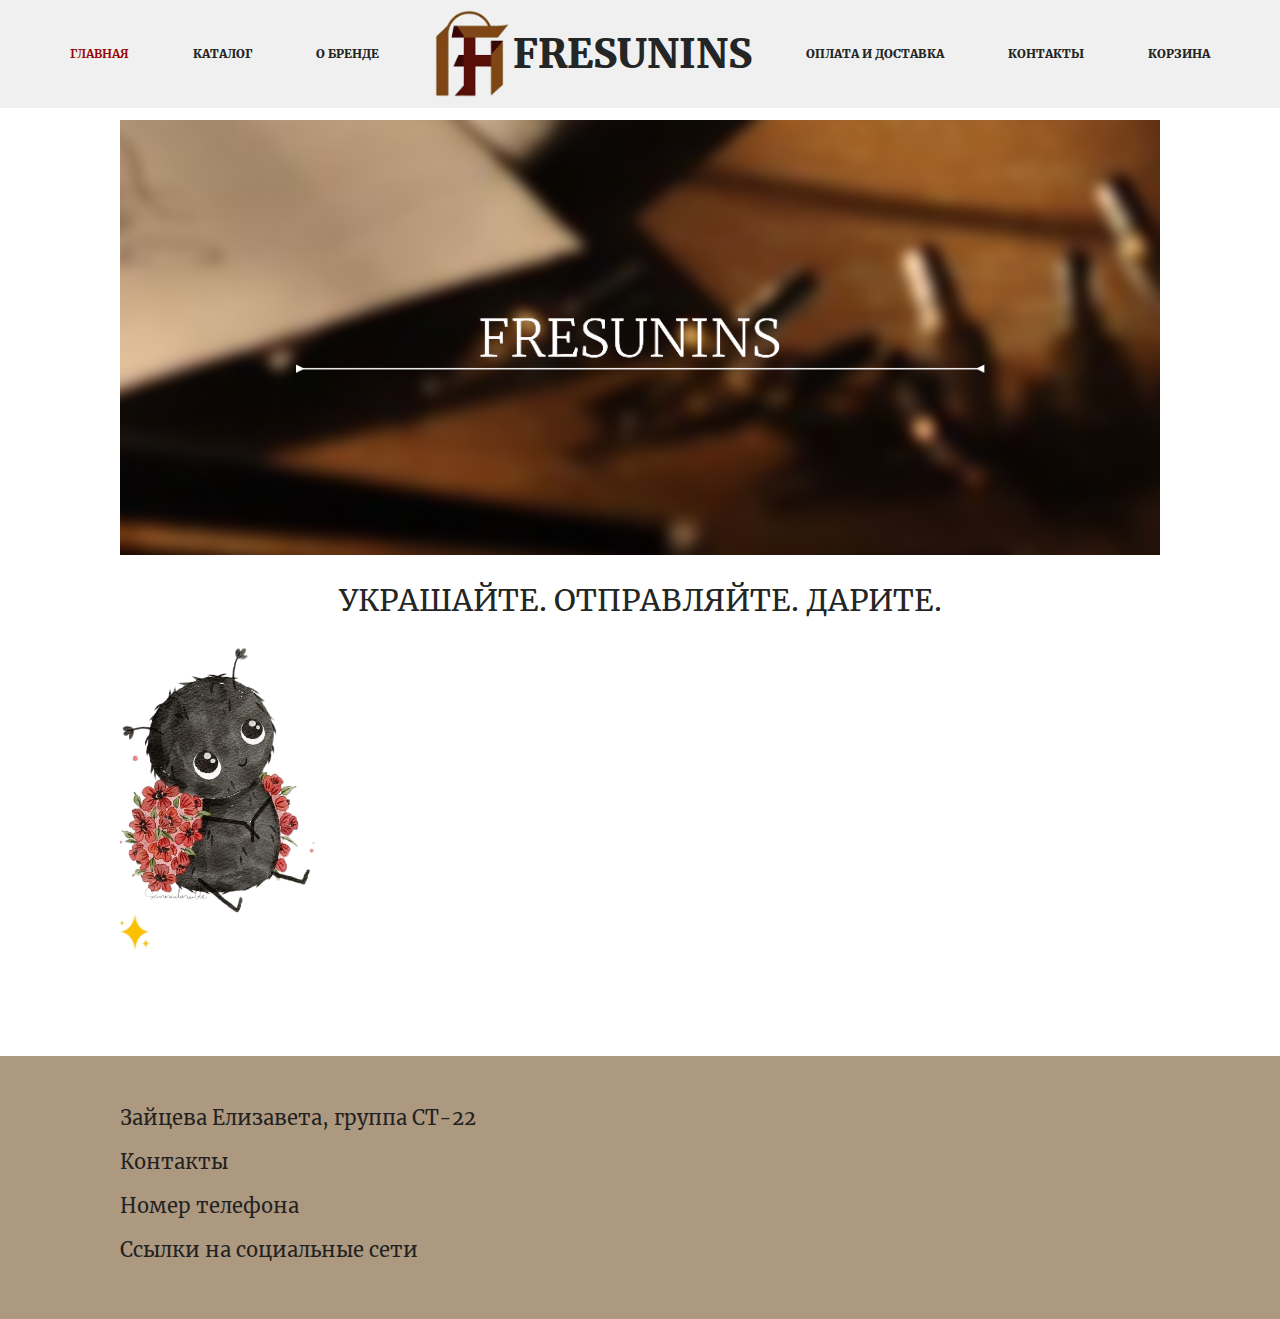
<file: index.html>
<!DOCTYPE html>
<html lang="en">

<head>
    <meta charset="UTF-8">
    <meta name="viewport" content="width=device-width, initial-scale=1.0">
    <title>Document</title>
    <link rel="stylesheet" href="styles/normalize.css">
    <link rel="stylesheet" href="styles/style.css">
</head>

<body>
    <header class="header">
        <nav class="header__container">
            <ul class="menu">
                <li class="menu__item">
                    <a class="menu__link menu__link--active" href="index.html">ГЛАВНАЯ</a>
                </li>
                <li class="menu__item">
                    <a class="menu__link" href="catalog.html">КАТАЛОГ</a>
                </li>
                <li class="menu__item"> 
                    <a class="menu__link" href="brend.html">О БРЕНДЕ</a>
                </li>
                <li class="menu__item">
                    <a class="header__logo-link">
                        <img class="header__logo" src="images/logo.png" alt="Логотип" width="80" height="80">
                        <h1 class="header__title">FRESUNINS</h1>
                    </a>
                </li>
                <li class="menu__item">
                    <a class="menu__link" href="oplata.html">ОПЛАТА И ДОСТАВКА</a>
                </li>
                <li class="menu__item">
                    <a class="menu__link" href="contacts.html">КОНТАКТЫ</a>
                </li>
                <li class="menu__item">
                    <a class="menu__link" href="corzina.html">КОРЗИНА</a>
                </li>
            </ul>
        </nav>
    </header>

    <main class="main container">
        <section class="section hero">
            <h2 class="visually-hidden">FRESUNINS</h2>
            <img class="hero__image" src="images/glav.png" alt="Главная" width="1440" height="800">
        </section>
        <section class="section shop">
            <div class="shop">
                <h2 class="visually-hidden">FRESUNINS</h2>
                <p class="about__shop">УКРАШАЙТЕ. ОТПРАВЛЯЙТЕ. ДАРИТЕ.</p>
                <img src="images/mimi.png" alt="Букашка" width="200" height="200">
                <img src="images/star.jpg" alt="Звездочка" width="30" height="30">

                
                
            </div>
        </section>
    </main>
    <footer class="footer">
        <div class="footer__container container">
            <p class="footer__text">Зайцева Елизавета, группа СТ-22</p>
            <p class="footer__text">Контакты</p>
            <p class="footer__text">Номер телефона</p>
            <p class="footer__text">Ссылки на социальные сети</p>
        </div>
    </footer>
    
    <script src="./scripts/script.js"></script>
    <script src="./scripts/scroll.js"></script>

</body>

</html>
</file>
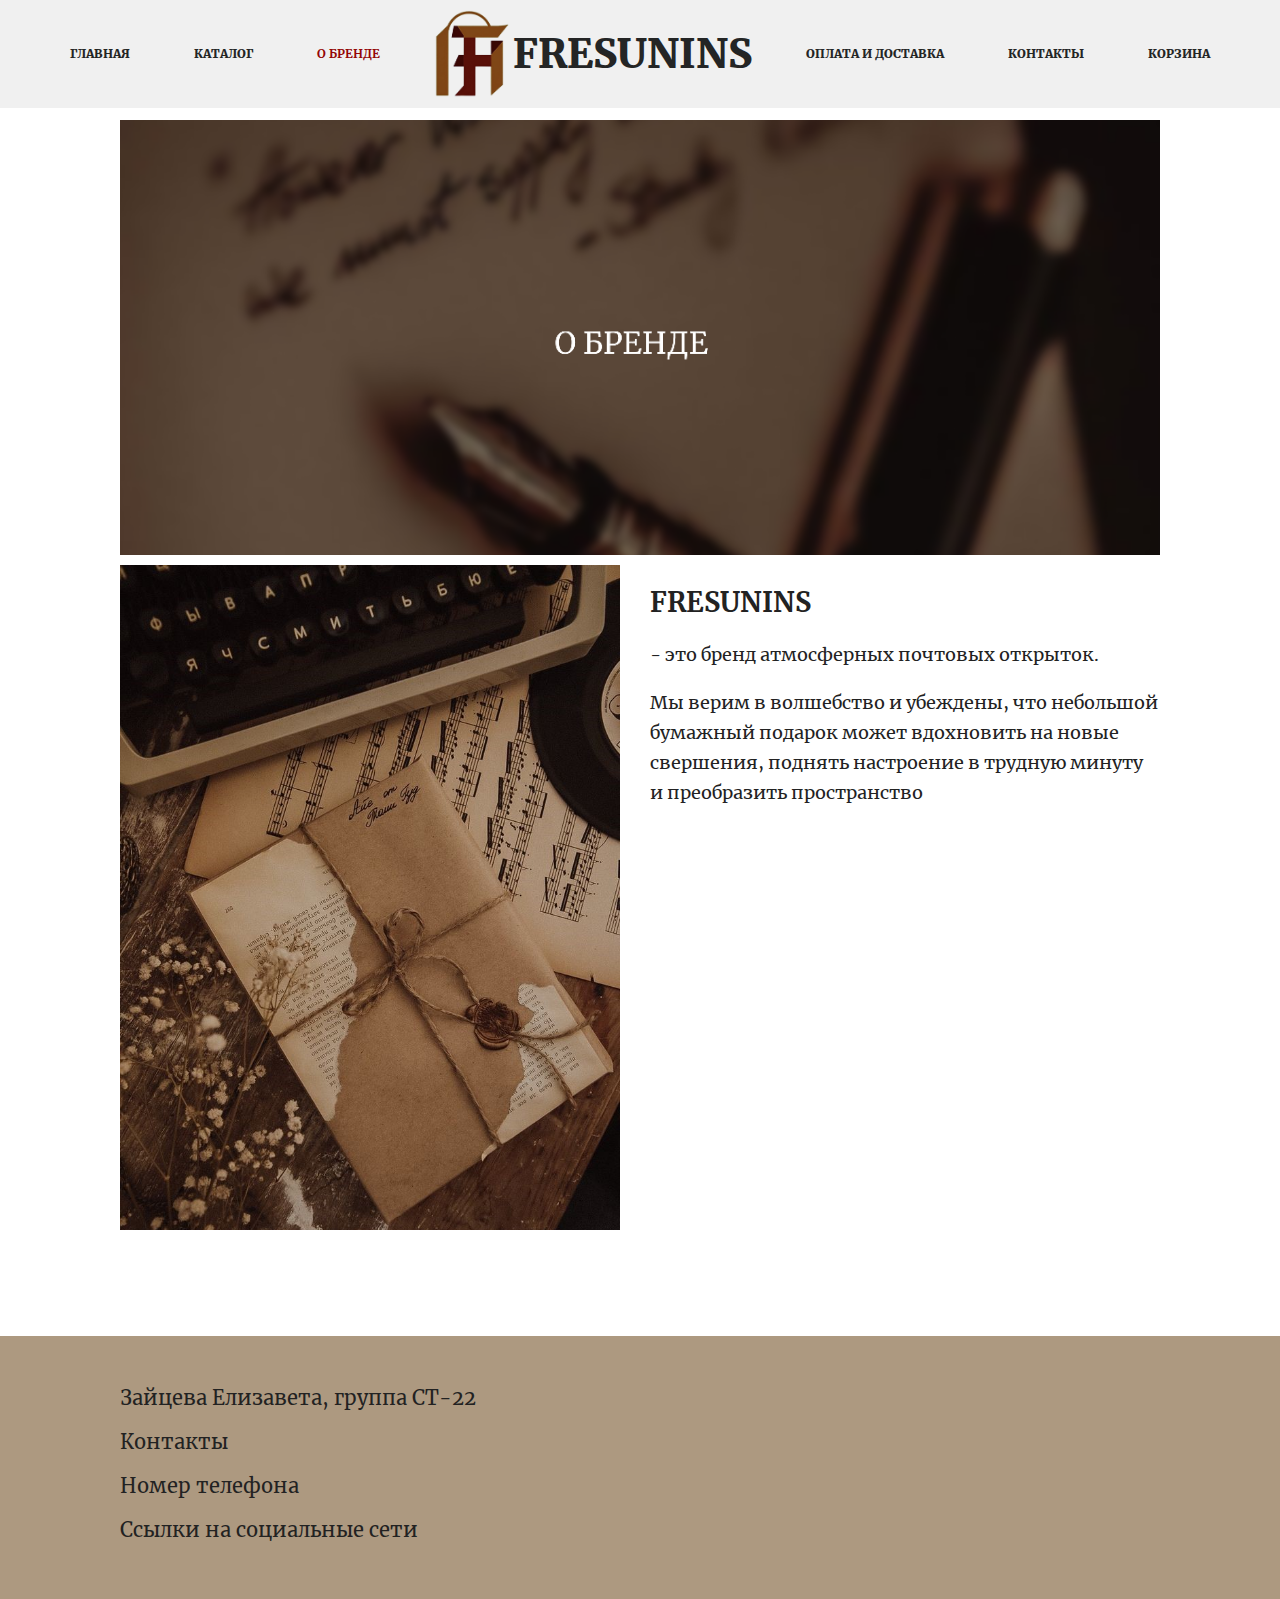
<file: brend.html>
<!DOCTYPE html>
<html lang="en">

<head>
    <meta charset="UTF-8">
    <meta name="viewport" content="width=device-width, initial-scale=1.0">
    <title>Document</title>
    <link rel="stylesheet" href="styles/normalize.css">
    <link rel="stylesheet" href="styles/style.css">
</head>

<body>
    <header class="header">
        <nav class="header__container">
            <ul class="menu">
                <li class="menu__item">
                    <a class="menu__link" href="index.html">ГЛАВНАЯ</a>
                </li>
                <li class="menu__item">
                    <a class="menu__link" href="catalog.html">КАТАЛОГ</a>
                </li>
                <li class="menu__item"> 
                    <a class="menu__link menu__link--active" href="brend.html">О БРЕНДЕ</a>
                </li>
                <li class="menu__item">
                    <a class="header__logo-link">
                        <img class="header__logo" src="images/logo.png" alt="Логотип" width="80" height="80">
                        <h1 class="header__title">FRESUNINS</h1>
                    </a>
                </li>
                <li class="menu__item">
                    <a class="menu__link" href="oplata.html">ОПЛАТА И ДОСТАВКА</a>
                </li>
                <li class="menu__item">
                    <a class="menu__link" href="contacts.html">КОНТАКТЫ</a>
                </li>
                <li class="menu__item">
                    <a class="menu__link" href="corzina.html">КОРЗИНА</a>
                </li>
            </ul>
        </nav>
    </header>
    <main class="main container">
        <section class="section hero">
            <h2 class="visually-hidden">FRESUNINS</h2>
            <img class="hero__image" src="images/brend.png" alt="Картинка о бренде" width="1440" height="800">
        </section>
        <section class="section about">
            <div class="about__wrap-left">
                <img class="about__image" src="images/brend1.jpg" alt="Картинка о бренде" width="720" height="800">
            </div>
            <div class="about__wrap-right">
                <h2 class="about__title">FRESUNINS</h2>
                <p class="about__brand">- это бренд атмосферных почтовых открыток.</p>
                <p class="about__brand">Мы верим в волшебство и убеждены, что небольшой <br> бумажный подарок может
                    вдохновить на новые <br> свершения, поднять настроение в трудную минуту <br> и преобразить
                    пространство</p>
            </div>
        </section>
    </main>
    <footer class="footer">
        <div class="footer__container container">
            <p class="footer__text">Зайцева Елизавета, группа СТ-22</p>
            <p class="footer__text">Контакты</p>
            <p class="footer__text">Номер телефона</p>
            <p class="footer__text">Ссылки на социальные сети</p>
        </div>
        <button class="scroll-up">↑</button>
    </footer>

    <script src="./scripts/script.js"></script>
    <script src="./scripts/scroll.js"></script>

</body>

</html>
</file>
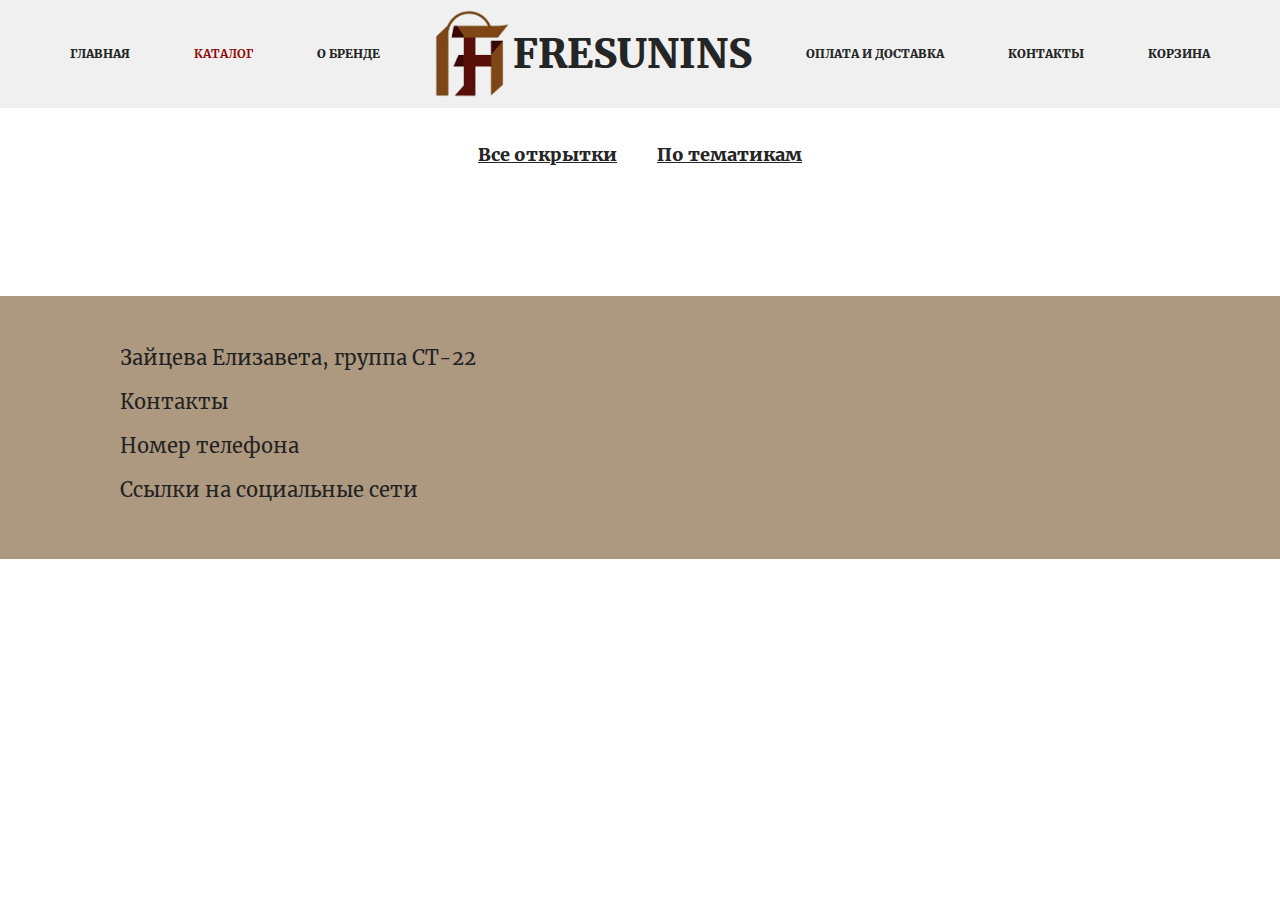
<file: catalog.html>
<!DOCTYPE html>
<html lang="en">

<head>
    <meta charset="UTF-8">
    <meta name="viewport" content="width=device-width, initial-scale=1.0">
    <title>Document</title>
    <link rel="stylesheet" href="styles/normalize.css">
    <link rel="stylesheet" href="styles/style.css">
</head>

<body>
    <header class="header">
        <nav class="header__container">
            <ul class="menu">
                <li class="menu__item">
                    <a class="menu__link" href="index.html">ГЛАВНАЯ</a>
                </li>
                <li class="menu__item">
                    <a class="menu__link menu__link--active" href="catalog.html">КАТАЛОГ</a>
                </li>
                <li class="menu__item"> 
                    <a class="menu__link" href="brend.html">О БРЕНДЕ</a>
                </li>
                <li class="menu__item">
                    <a class="header__logo-link">
                        <img class="header__logo" src="images/logo.png" alt="Логотип" width="80" height="80">
                        <h1 class="header__title">FRESUNINS</h1>
                    </a>
                </li>
                <li class="menu__item">
                    <a class="menu__link" href="oplata.html">ОПЛАТА И ДОСТАВКА</a>
                </li>
                <li class="menu__item">
                    <a class="menu__link" href="contacts.html">КОНТАКТЫ</a>
                </li>
                <li class="menu__item">
                    <a class="menu__link" href="corzina.html">КОРЗИНА</a>
                </li>
            </ul>
        </nav>
    </header>
    <main class="main"> 
        <section class="section">
            <div class="postcards">
                <a class="postcards__title" href="postcards.html" >Все открытки</a>
                <a class="postcards__topics" href="topics.html" >По тематикам</a>
            </div>            
        </section>
        <section class="section product">
            <h2 class="visually-hidden">Товары</h2>
           <ul class="products">
            <!-- <li>
                <img class="product" src="images/tovar1.jpg" alt="Открытка" width="400" height="400">
                <p class="section__text">23 руб.</p>
                <div class="product-controls" data-product-id="1">
                    <button class="product__button buy-button">Купить</button>
                </div>
            </li>
            <li>
                <img class="product" src="images/tovar2.jpg" alt="Открытка" width="400" height="400">
                <p class="section__text">23 руб.</p>
                <div class="product-controls" data-product-id="2">
                    <button class="product__button buy-button">Купить</button>
                </div>
            </li>
            <li>
                <img class="product" src="images/tovar3.jpg" alt="Открытка" width="400" height="400">
                <p class="section__text">23 руб.</p>
                <div class="product-controls" data-product-id="3">
                    <button class="product__button buy-button">Купить</button>
                </div>
            </li>
            <li>
                <img class="product" src="images/tovar4.jpg" alt="Открытка" width="400" height="400">
                <p class="section__text">23 руб.</p>
                <div class="product-controls" data-product-id="4">
                    <button class="product__button buy-button">Купить</button>
                </div>
            </li>
            <li>
                <img class="product" src="images/tovar5.jpg" alt="Открытка" width="400" height="400">
                <p class="section__text">23 руб.</p>
                <div class="product-controls" data-product-id="5">
                    <button class="product__button buy-button">Купить</button>
                </div>
            </li>
            <li>
                <img class="product" src="images/tovar6.jpg" alt="Открытка" width="400" height="400">
                <p class="section__text">23 руб.</p>
                <div class="product-controls" data-product-id="6">
                    <button class="product__button buy-button">Купить</button>
                </div>
            </li>
            <li>
                <img class="product" src="images/tovar7.jpg" alt="Открытка" width="400" height="400">
                <p class="section__text">23 руб.</p>
                <div class="product-controls" data-product-id="7">
                    <button class="product__button buy-button">Купить</button>
                </div>
            <li>
                <img class="product" src="images/tovar8.jpg" alt="Открытка" width="400" height="400">
                <p class="section__text">23 руб.</p>
                <div class="product-controls" data-product-id="8">
                    <button class="product__button buy-button">Купить</button>
                </div>
            </li>
            <li>
                <img class="product" src="images/tovar9.jpg" alt="Открытка" width="400" height="400">
                <p class="section__text">23 руб.</p>
                <div class="product-controls" data-product-id="9">
                    <button class="product__button buy-button">Купить</button>
                </div>
            </li>  -->
           </ul> 
        </section>
    </main>
    <button class="scroll-up">↑</button>
    <footer class="footer">
        <div class="footer__container container">
            <p class="footer__text">Зайцева Елизавета, группа СТ-22</p>
            <p class="footer__text">Контакты</p>
            <p class="footer__text">Номер телефона</p>
            <p class="footer__text">Ссылки на социальные сети</p>
        </div>
    </footer>

    <script src="./scripts/script.js"></script>
    <script src="./scripts/scroll.js"></script>
    <script src="./scripts/catalog.js"></script>

</body>

</html>
</file>
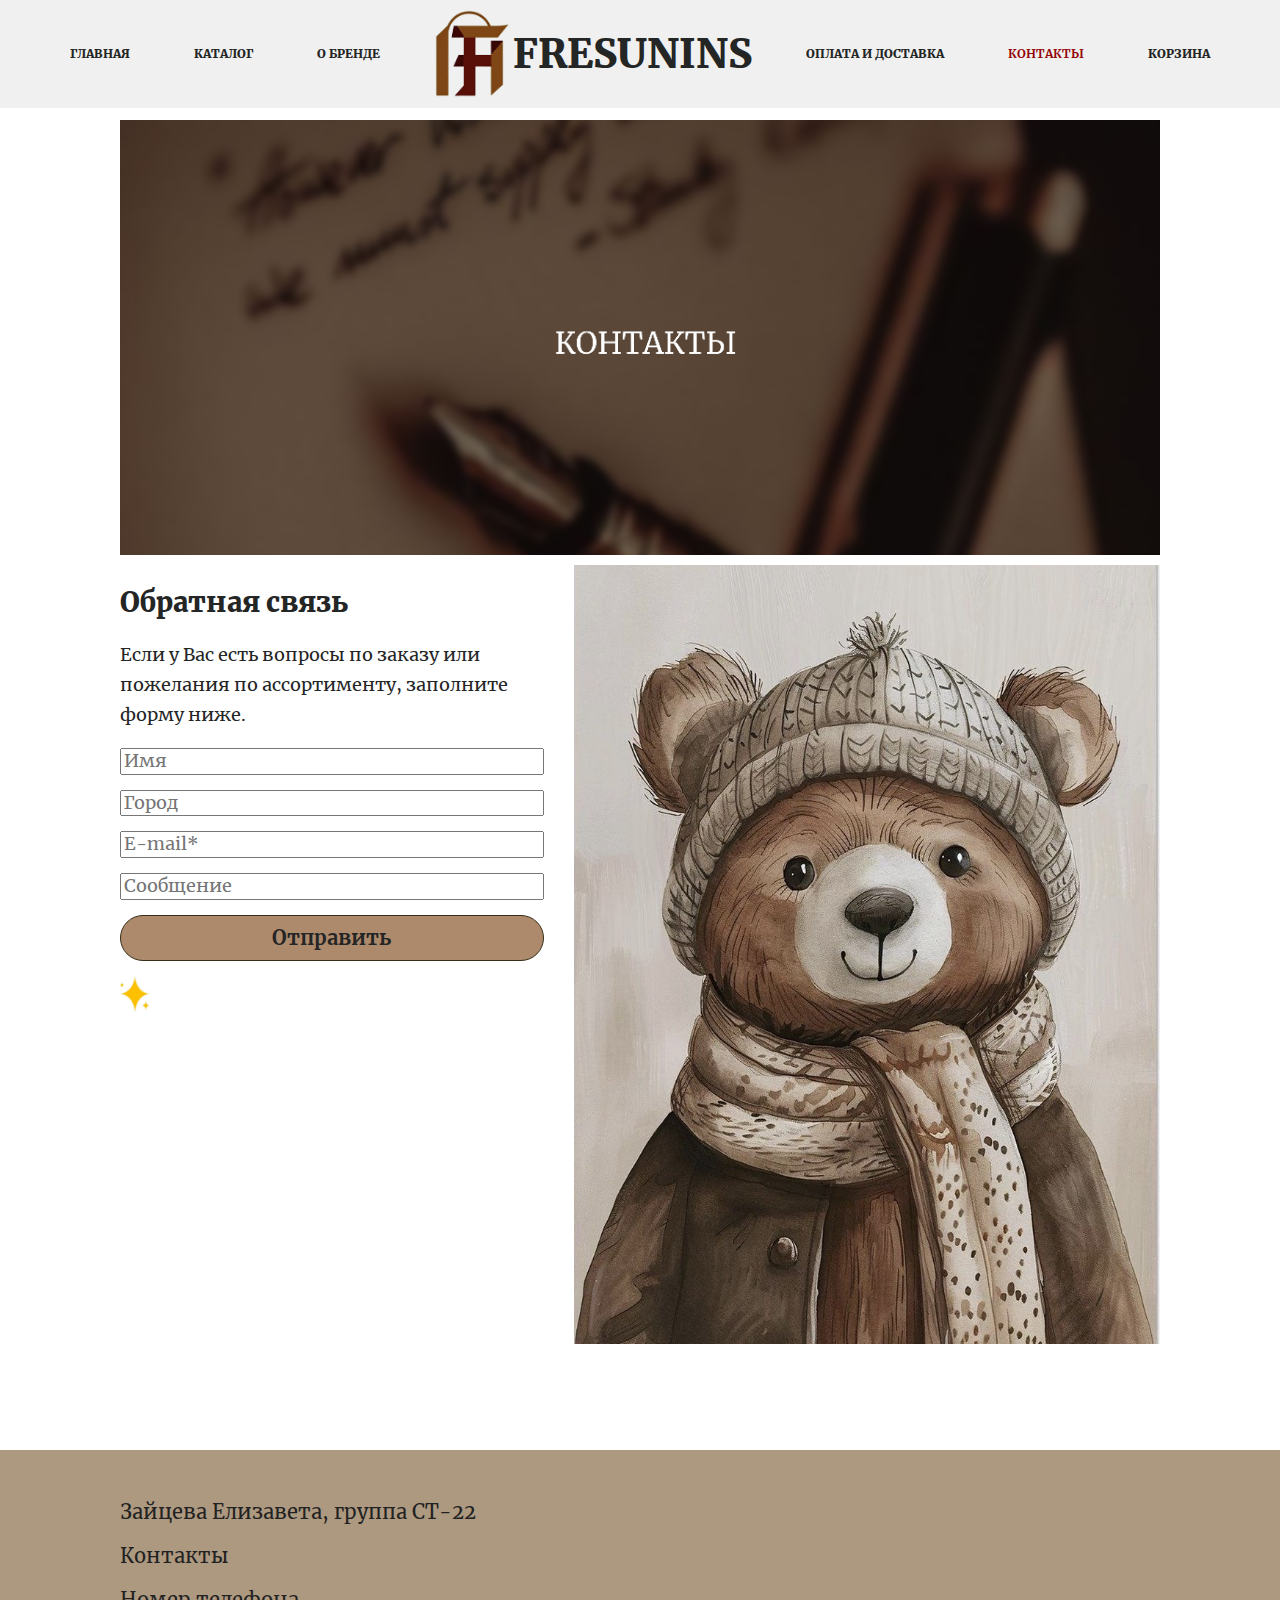
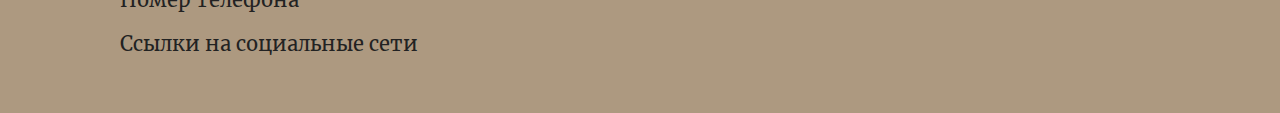
<file: contacts.html>
<!DOCTYPE html>
<html lang="en">

<head>
    <meta charset="UTF-8">
    <meta name="viewport" content="width=device-width, initial-scale=1.0">
    <title>Document</title>
    <link rel="stylesheet" href="styles/normalize.css">
    <link rel="stylesheet" href="styles/style.css">
</head>

<body>
    <header class="header">
        <nav class="header__container">
            <ul class="menu">
                <li class="menu__item">
                    <a class="menu__link" href="index.html">ГЛАВНАЯ</a>
                </li>
                <li class="menu__item">
                    <a class="menu__link" href="catalog.html">КАТАЛОГ</a>
                </li>
                <li class="menu__item"> 
                    <a class="menu__link" href="brend.html">О БРЕНДЕ</a>
                </li>
                <li class="menu__item">
                    <a class="header__logo-link">
                        <img class="header__logo" src="images/logo.png" alt="Логотип" width="80" height="80">
                        <h1 class="header__title">FRESUNINS</h1>
                    </a>
                </li>
                <li class="menu__item">
                    <a class="menu__link" href="oplata.html">ОПЛАТА И ДОСТАВКА</a>
                </li>
                <li class="menu__item">
                    <a class="menu__link menu__link--active" href="contacts.html">КОНТАКТЫ</a>
                </li>
                <li class="menu__item">
                    <a class="menu__link" href="corzina.html">КОРЗИНА</a>
                </li>
            </ul>
        </nav>
    </header>
    <main class="main container">
        <section class="section hero">
            <h2 class="visually-hidden">FRESUNINS</h2>
            <img class="hero__image" src="images/kontacts.png" alt="Контакты" width="1440" height="800">
        </section>
        <section class="section connection">
            <div class="connection__block">
                <h2 class="connection__title">Обратная связь</h2>
                <p class="connection__text">Если у Вас есть вопросы по заказу или пожелания по ассортименту, заполните
                    форму ниже.</p>
                <form class="popup__form form" action="/" method="post">
                    <input class="form__field" type="name" name="name" placeholder="Имя" required>
                    <input class="form__field" type="city" name="city" placeholder="Город" required>
                    <input class="form__field" type="email" name="email" placeholder="E-mail*" required>
                    <input class="form__field" type="message" name="message" placeholder="Сообщение" required>
                    <button class="button" type="submit">Отправить</button>
                    <img class="form__star" src="images/star.jpg" alt="Звездочка" width="30" height="30">
                </form>
            </div>
            <div class="connection__image">
                <img class="connection__image" src="images/bear.jpg" alt="Медвежонок" width="720" height="800">
            </div>
        </section>
    </main>
    <footer class="footer">
        <div class="footer__container container">
            <p class="footer__text">Зайцева Елизавета, группа СТ-22</p>
            <p class="footer__text">Контакты</p>
            <p class="footer__text">Номер телефона</p>
            <p class="footer__text">Ссылки на социальные сети</p>
        </div>
        <button class="scroll-up">↑</button>
    </footer>

    <script src="./scripts/script.js"></script>
    <script src="./scripts/scroll.js"></script>

</body>

</html>
</file>
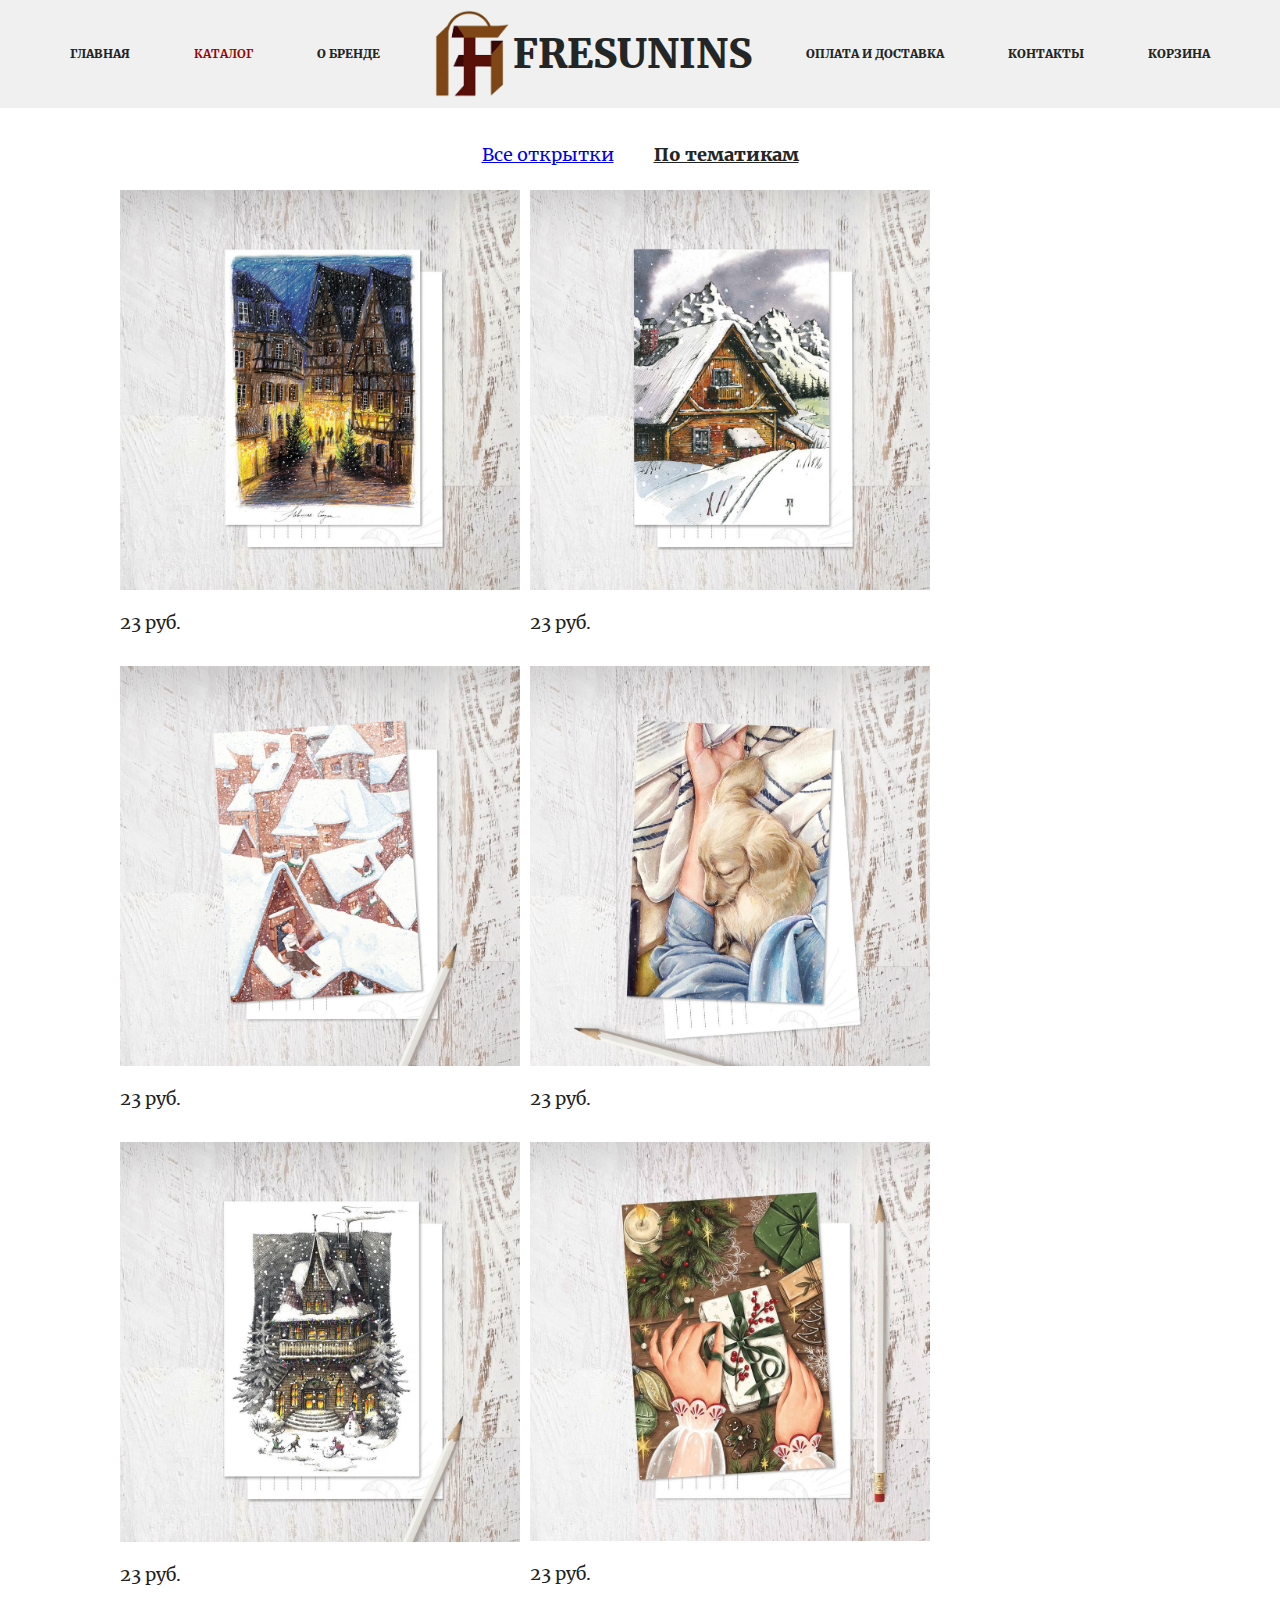
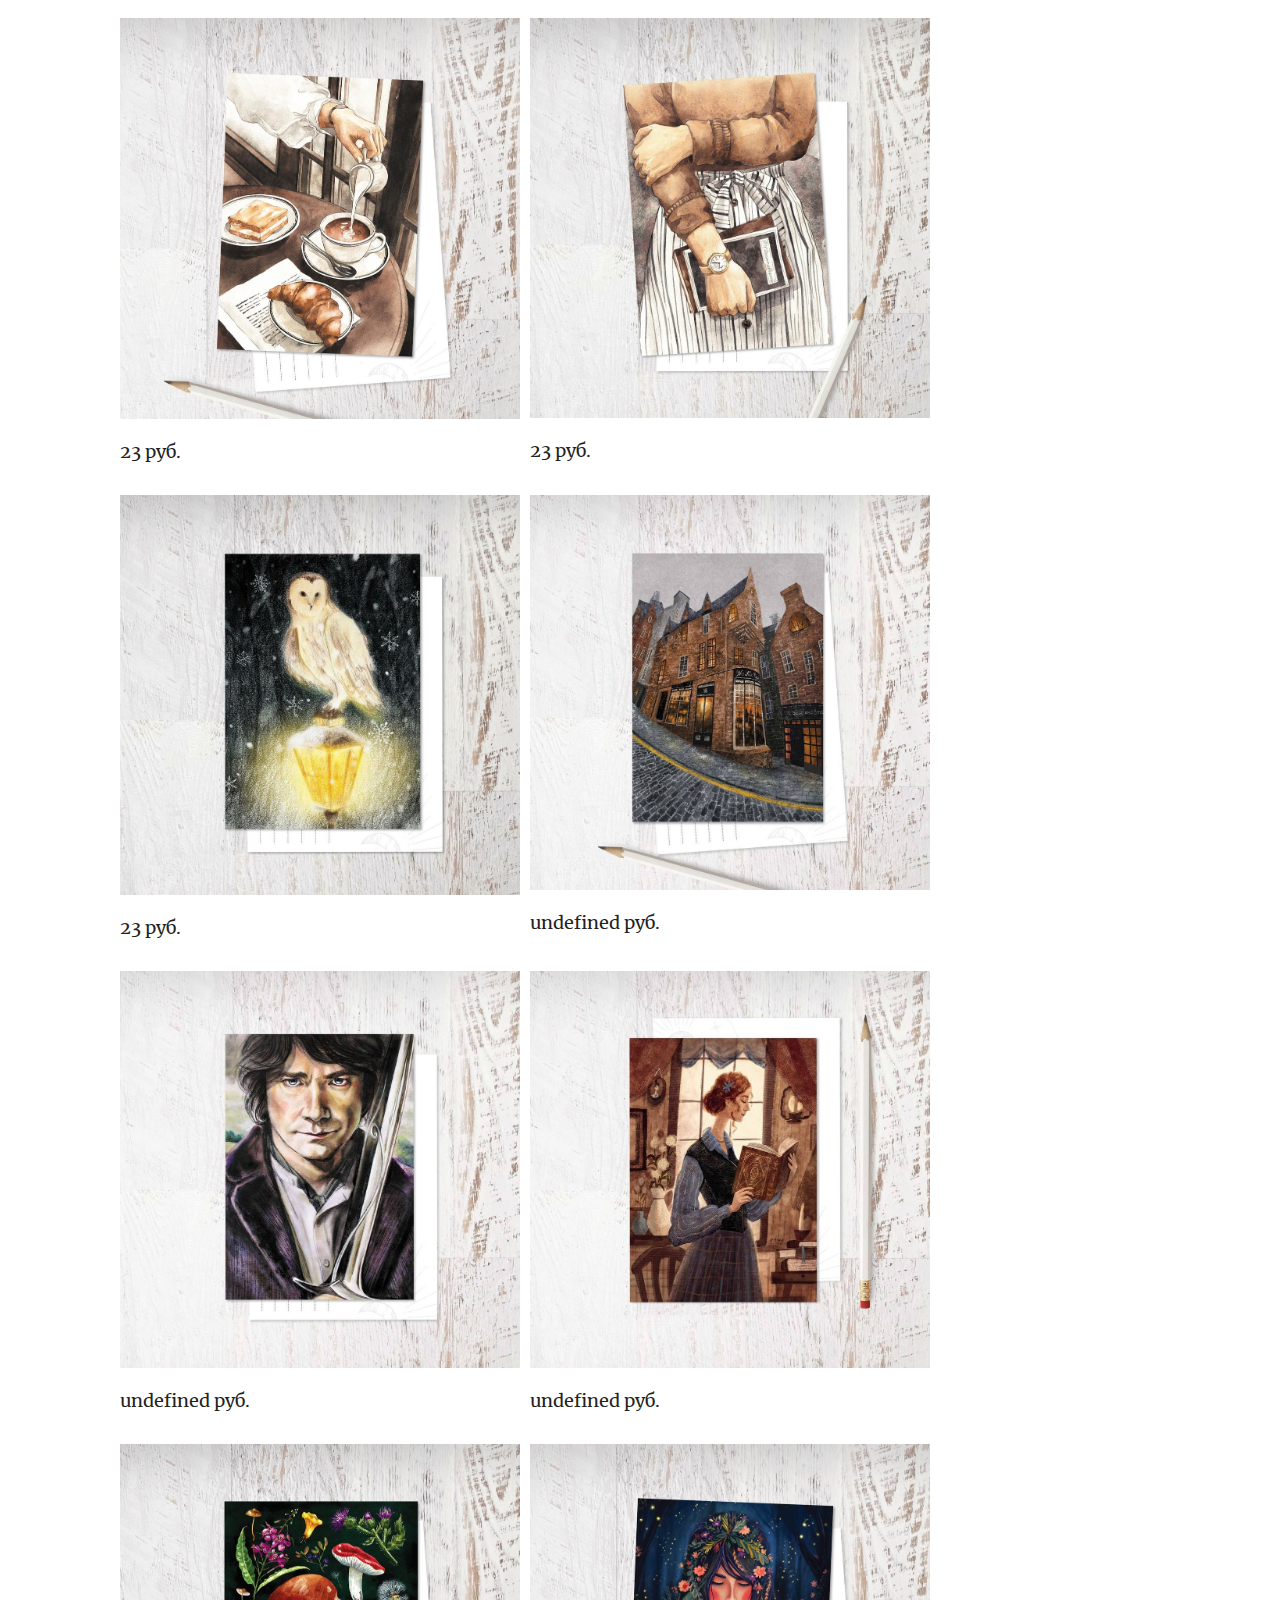
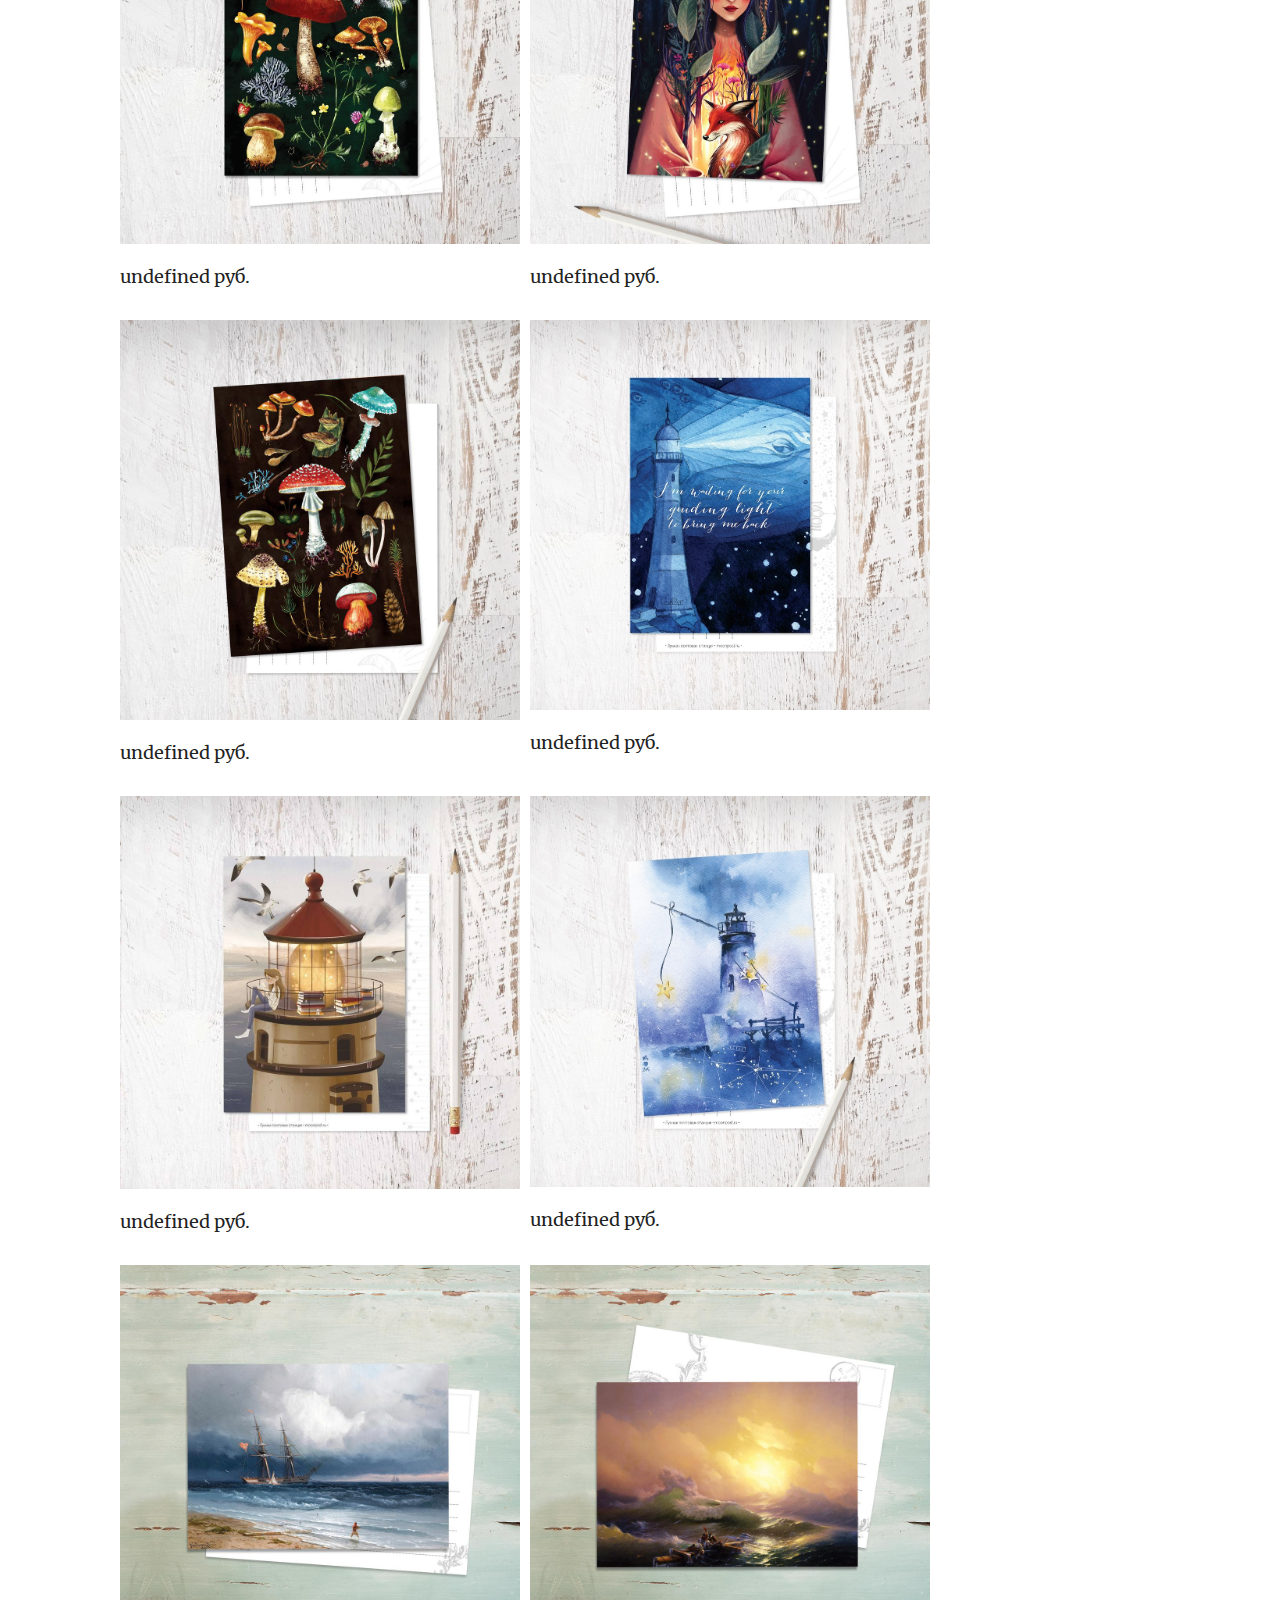
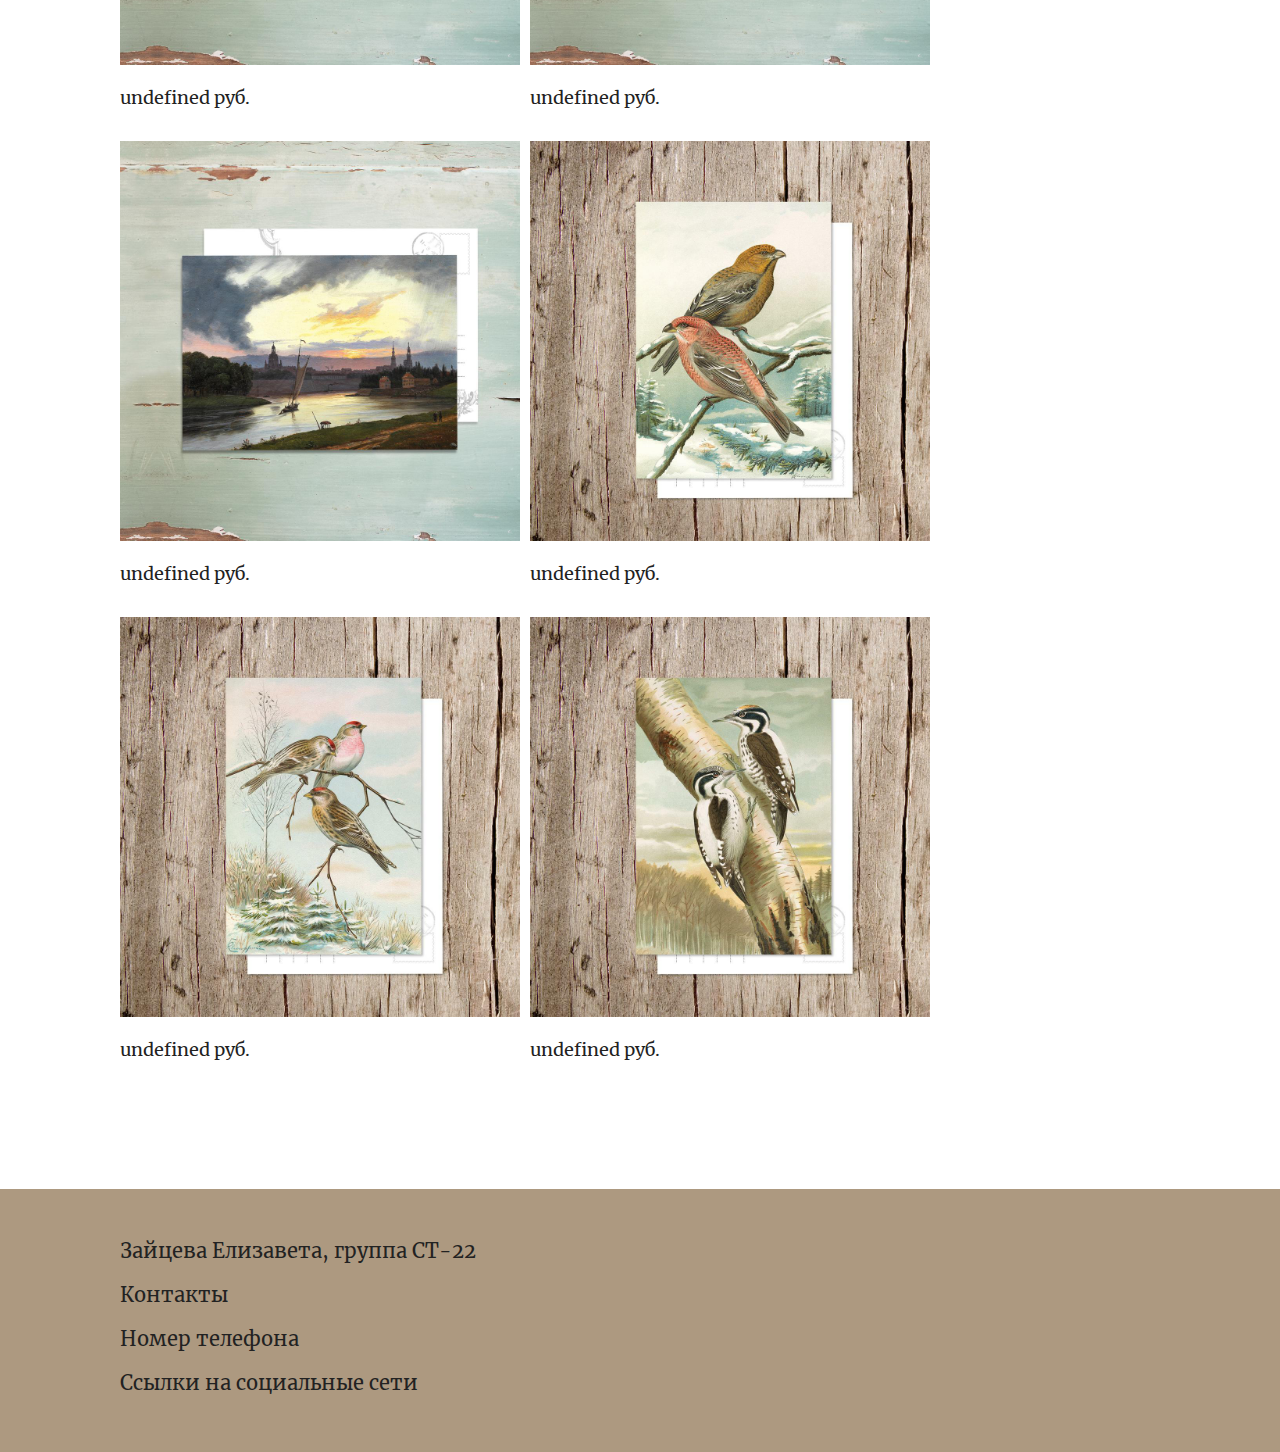
<file: postcards.html>
<!DOCTYPE html>
<html lang="en">

<head>
    <meta charset="UTF-8">
    <meta name="viewport" content="width=device-width, initial-scale=1.0">
    <title>Document</title>
    <link rel="stylesheet" href="styles/normalize.css">
    <link rel="stylesheet" href="styles/style.css">
</head>

<body>
    <header class="header">
        <nav class="header__container">
            <ul class="menu">
                <li class="menu__item">
                    <a class="menu__link" href="index.html">ГЛАВНАЯ</a>
                </li>
                <li class="menu__item">
                    <a class="menu__link menu__link--active" href="catalog.html">КАТАЛОГ</a>
                </li>
                <li class="menu__item"> 
                    <a class="menu__link" href="brend.html">О БРЕНДЕ</a>
                </li>
                <li class="menu__item">
                    <a class="header__logo-link">
                        <img class="header__logo" src="images/logo.png" alt="Логотип" width="80" height="80">
                        <h1 class="header__title">FRESUNINS</h1>
                    </a>
                </li>
                <li class="menu__item">
                    <a class="menu__link" href="oplata.html">ОПЛАТА И ДОСТАВКА</a>
                </li>
                <li class="menu__item">
                    <a class="menu__link" href="contacts.html">КОНТАКТЫ</a>
                </li>
                <li class="menu__item">
                    <a class="menu__link" href="corzina.html">КОРЗИНА</a>
                </li>
            </ul>
        </nav>
    </header>
    <main class="main"> 
        <section class="section">
            <h2 class="visually-hidden">FRESUNINS</h2>
            <div class="postcards">
                <a class="postcards__title:active" href="postcards.html" >Все открытки</a>
                <a class="postcards__topics" href="topics.html" >По тематикам</a>
            </div>
        </section>
        <section class="section product">
            <h2 class="visually-hidden">Товары</h2>
           <ul class="products">
            <li>
                <img class="product" src="images/tovar1.jpg" alt="Открытка" width="400" height="400">
                <p class="section__text">23 руб.</p>
            </li>
            <li>
                <img class="product" src="images/tovar2.jpg" alt="Открытка" width="400" height="400">
                <p class="section__text">23 руб.</p>
            </li>
            <li>
                <img class="product" src="images/tovar3.jpg" alt="Открытка" width="400" height="400">
                <p class="section__text">23 руб.</p>
            </li>
            <li>
                <img class="product" src="images/tovar4.jpg" alt="Открытка" width="400" height="400">
                <p class="section__text">23 руб.</p>
            </li>
            <li>
                <img class="product" src="images/tovar5.jpg" alt="Открытка" width="400" height="400">
                <p class="section__text">23 руб.</p>
            </li>
            <li>
                <img class="product" src="images/tovar6.jpg" alt="Открытка" width="400" height="400">
                <p class="section__text">23 руб.</p>
            </li>
            <li>
                <img class="product" src="images/tovar7.jpg" alt="Открытка" width="400" height="400">
                <p class="section__text">23 руб.</p>  
            </li>
            <li>
                <img class="product" src="images/tovar8.jpg" alt="Открытка" width="400" height="400">
                <p class="section__text">23 руб.</p>       
            </li>
            <li>
                <img class="product" src="images/tovar9.jpg" alt="Открытка" width="400" height="400">
                <p class="section__text">23 руб.</p>
            </li>  
            <li>
                <img class="product" src="images/tovar10.jpg" alt="Открытка" width="400" height="400">
                <p class="section__text">23 руб.</p>
            </li> 
            <li>
                <img class="product" src="images/tovar11.jpg" alt="Открытка" width="400" height="400">
                <p class="section__text">23 руб.</p>     
            </li>
            <li>
                <img class="product" src="images/tovar12.jpg" alt="Открытка" width="400" height="400">
                <p class="section__text">23 руб.</p>
            </li> 
            <li>
                <img class="product" src="images/tovar13.jpg" alt="Открытка" width="400" height="400">
                <p class="section__text">23 руб.</p>
            </li> 
            <li>
                <img class="product" src="images/tovar14.jpg" alt="Открытка" width="400" height="400">
                <p class="section__text">23 руб.</p>
            </li> 
            <li>
                <img class="product" src="images/tovar15.jpg" alt="Открытка" width="400" height="400">
                <p class="section__text">23 руб.</p>
            </li> 
            <li>
                <img class="product" src="images/tovar16.jpg" alt="Открытка" width="400" height="400">
                <p class="section__text">23 руб.</p>    
            </li>
            <li>
                <img class="product" src="images/tovar17.jpg" alt="Открытка" width="400" height="400">
                <p class="section__text">23 руб.</p>     
            </li>
            <li>
                <img class="product" src="images/tovar18.jpg" alt="Открытка" width="400" height="400">
                <p class="section__text">23 руб.</p>     
            </li>
            <li>
                <img class="product" src="images/tovar19.jpg" alt="Открытка" width="400" height="400">
                <p class="section__text">23 руб.</p>     
            </li>
            <li>
                <img class="product" src="images/tovar20.jpg" alt="Открытка" width="400" height="400">
                <p class="section__text">23 руб.</p>     
            </li>
            <li>
                <img class="product" src="images/tovar21.jpg" alt="Открытка" width="400" height="400">
                <p class="section__text">23 руб.</p>     
            </li>
            <li>
                <img class="product" src="images/tovar22.jpg" alt="Открытка" width="400" height="400">
                <p class="section__text">23 руб.</p>    
            </li>
            <li>
                <img class="product" src="images/tovar23.jpg" alt="Открытка" width="400" height="400">
                <p class="section__text">23 руб.</p>  
            </li>
            <li>
                <img class="product" src="images/tovar24.jpg" alt="Открытка" width="400" height="400">
                <p class="section__text">23 руб.</p>  
            </li>
           </ul> 
        </section>
    </main>
    <footer class="footer">
        <div class="footer__container container">
            <p class="footer__text">Зайцева Елизавета, группа СТ-22</p>
            <p class="footer__text">Контакты</p>
            <p class="footer__text">Номер телефона</p>
            <p class="footer__text">Ссылки на социальные сети</p>
        </div>
        <button class="scroll-up">↑</button>
    </footer>

    <script src="./scripts/script.js"></script>
    <script src="./scripts/scroll.js"></script>


</body>

</html>
</file>
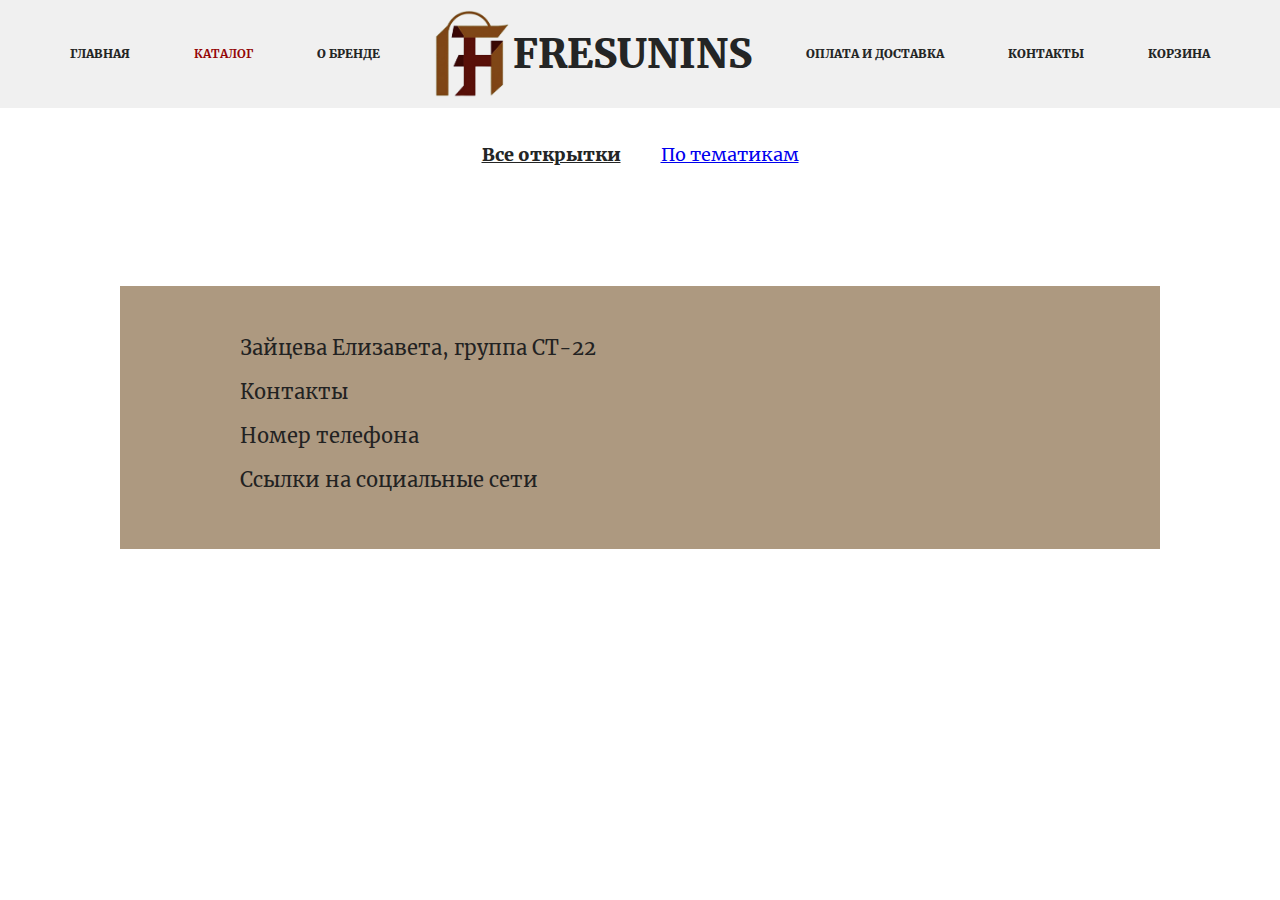
<file: topics.html>
<!DOCTYPE html>
<html lang="en">

<head>
    <meta charset="UTF-8">
    <meta name="viewport" content="width=device-width, initial-scale=1.0">
    <title>Document</title>
    <link rel="stylesheet" href="styles/normalize.css">
    <link rel="stylesheet" href="styles/style.css">
</head>

<body>
    <header class="header">
        <nav class="header__container">
            <ul class="menu">
                <li class="menu__item">
                    <a class="menu__link" href="index.html">ГЛАВНАЯ</a>
                </li>
                <li class="menu__item">
                    <a class="menu__link menu__link--active" href="catalog.html">КАТАЛОГ</a>
                </li>
                <li class="menu__item"> 
                    <a class="menu__link" href="brend.html">О БРЕНДЕ</a>
                </li>
                <li class="menu__item">
                    <a class="header__logo-link">
                        <img class="header__logo" src="images/logo.png" alt="Логотип" width="80" height="80">
                        <h1 class="header__title">FRESUNINS</h1>
                    </a>
                </li>
                <li class="menu__item">
                    <a class="menu__link" href="oplata.html">ОПЛАТА И ДОСТАВКА</a>
                </li>
                <li class="menu__item">
                    <a class="menu__link" href="contacts.html">КОНТАКТЫ</a>
                </li>
                <li class="menu__item">
                    <a class="menu__link" href="corzina.html">КОРЗИНА</a>
                </li>
            </ul>
        </nav>
    </header>
    <main class="main"> 
        <section class="section">
            <h2 class="visually-hidden">FRESUNINS</h2>
            <div class="postcards">
                <a class="postcards__title" href="postcards.html">Все открытки</a>
                <a class="postcards__topics:active" href="topics.html" >По тематикам</a>
            </div>
        </section>
        <footer class="footer">
            <div class="footer__container container">
                <p class="footer__text">Зайцева Елизавета, группа СТ-22</p>
                <p class="footer__text">Контакты</p>
                <p class="footer__text">Номер телефона</p>
                <p class="footer__text">Ссылки на социальные сети</p>
            </div>
        </footer>
    </body>
    
    </html>
</file>
<file: styles/style.css>
/* Подключение шрифтов */
@import "fonts.css";
/* Подключение основных стилей */
@import "base.css";
/* Подключение стилей относящихся к header */
@import "header.css";
/* Подключение стилей относящихся к footer */
@import "footer.css";
/* Подключение стилей относящихся к main */
@import "main.css";

/* Подключение стилей отвечающих за адаптив */
@import "adaptability.css";
</file>
